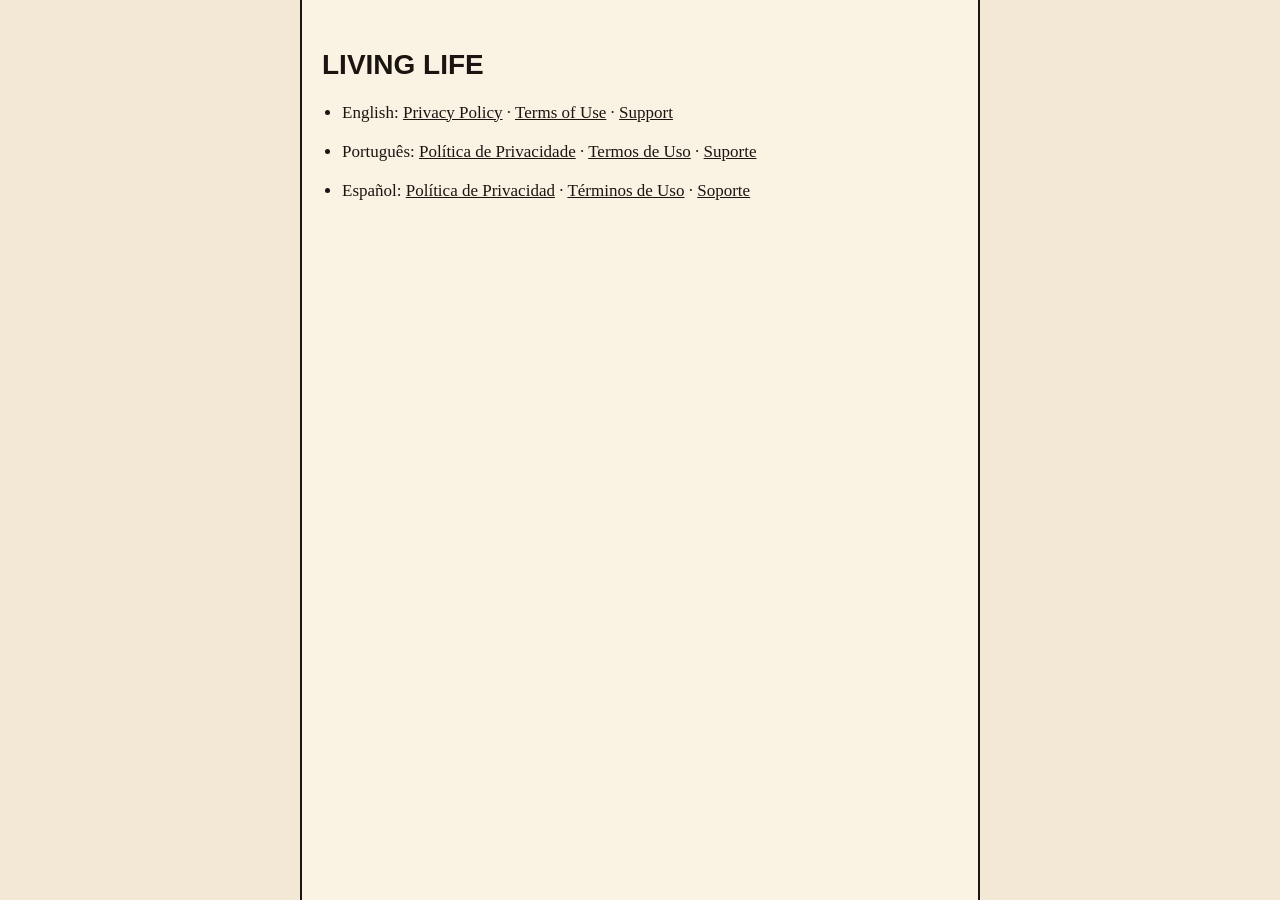
<file: index.html>
<!doctype html>
<html lang="en">
<head>
  <meta charset="utf-8">
  <meta name="viewport" content="width=device-width, initial-scale=1">
  <title>Living Life</title>
  <link rel="stylesheet" href="style.css">
</head>
<body>
  <main>
    <h1>Living Life</h1>
    <ul class="languages">
      <li lang="en">English: <a href="en/privacy.html">Privacy Policy</a> · <a href="en/terms.html">Terms of Use</a> · <a href="en/support.html">Support</a></li>
      <li lang="pt-BR">Português: <a href="pt-br/privacy.html">Política de Privacidade</a> · <a href="pt-br/terms.html">Termos de Uso</a> · <a href="pt-br/support.html">Suporte</a></li>
      <li lang="es-419">Español: <a href="es/privacy.html">Política de Privacidad</a> · <a href="es/terms.html">Términos de Uso</a> · <a href="es/support.html">Soporte</a></li>
    </ul>
  </main>
</body>
</html>
</file>
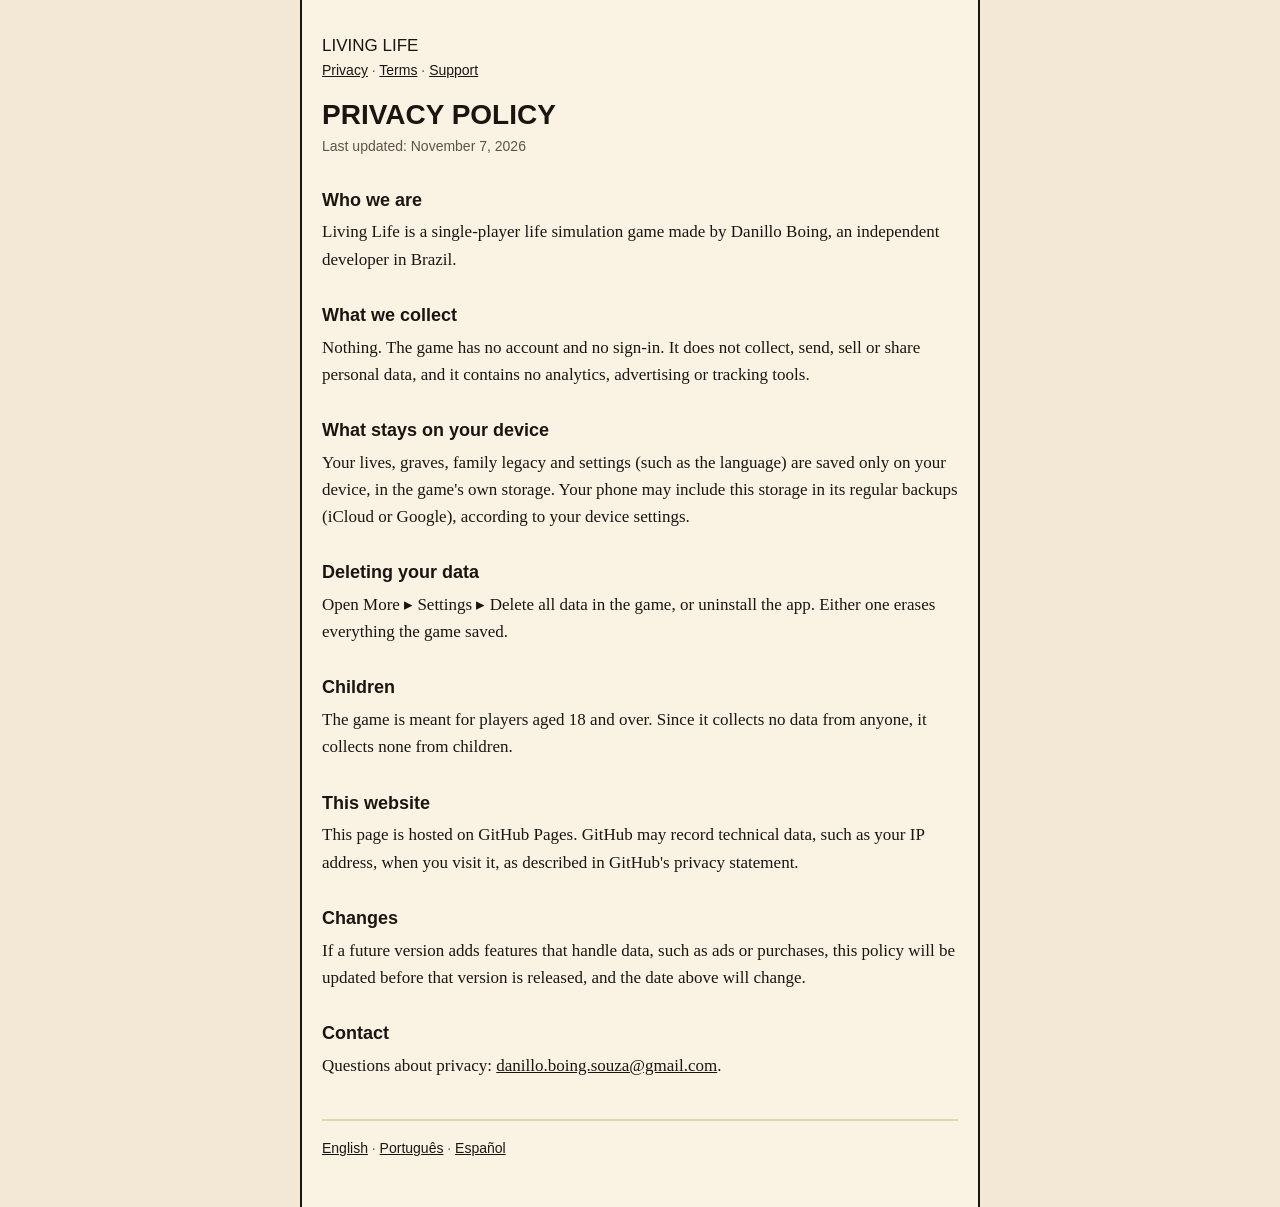
<file: en/privacy.html>
<!doctype html>
<html lang="en">
<head>
  <meta charset="utf-8">
  <meta name="viewport" content="width=device-width, initial-scale=1">
  <title>Privacy Policy · Living Life</title>
  <link rel="stylesheet" href="../style.css">
</head>
<body>
  <main>
    <p class="brand"><a href="../index.html">Living Life</a></p>
    <nav><a href="privacy.html">Privacy</a> · <a href="terms.html">Terms</a> · <a href="support.html">Support</a></nav>
    <h1>Privacy Policy</h1>
    <p class="updated">Last updated: November 7, 2026</p>
    <h2>Who we are</h2>
    <p>Living Life is a single-player life simulation game made by Danillo Boing, an independent developer in Brazil.</p>
    <h2>What we collect</h2>
    <p>Nothing. The game has no account and no sign-in. It does not collect, send, sell or share personal data, and it contains no analytics, advertising or tracking tools.</p>
    <h2>What stays on your device</h2>
    <p>Your lives, graves, family legacy and settings (such as the language) are saved only on your device, in the game&#x27;s own storage. Your phone may include this storage in its regular backups (iCloud or Google), according to your device settings.</p>
    <h2>Deleting your data</h2>
    <p>Open More ▸ Settings ▸ Delete all data in the game, or uninstall the app. Either one erases everything the game saved.</p>
    <h2>Children</h2>
    <p>The game is meant for players aged 18 and over. Since it collects no data from anyone, it collects none from children.</p>
    <h2>This website</h2>
    <p>This page is hosted on GitHub Pages. GitHub may record technical data, such as your IP address, when you visit it, as described in GitHub&#x27;s privacy statement.</p>
    <h2>Changes</h2>
    <p>If a future version adds features that handle data, such as ads or purchases, this policy will be updated before that version is released, and the date above will change.</p>
    <h2>Contact</h2>
    <p>Questions about privacy: <a href="mailto:danillo.boing.souza@gmail.com">danillo.boing.souza@gmail.com</a>.</p>
    <footer><a href="../en/privacy.html" lang="en">English</a> · <a href="../pt-br/privacy.html" lang="pt-BR">Português</a> · <a href="../es/privacy.html" lang="es-419">Español</a></footer>
  </main>
</body>
</html>
</file>
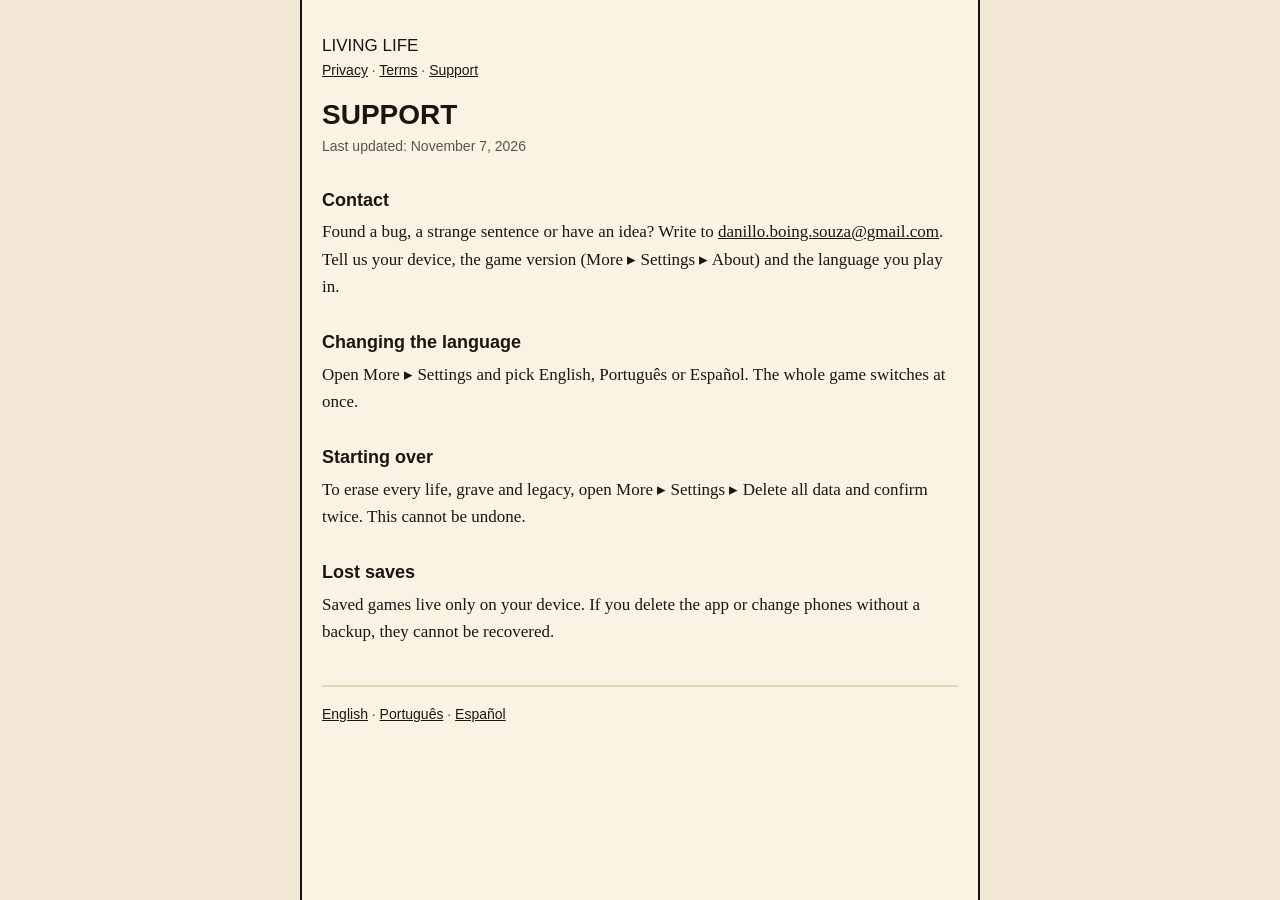
<file: en/support.html>
<!doctype html>
<html lang="en">
<head>
  <meta charset="utf-8">
  <meta name="viewport" content="width=device-width, initial-scale=1">
  <title>Support · Living Life</title>
  <link rel="stylesheet" href="../style.css">
</head>
<body>
  <main>
    <p class="brand"><a href="../index.html">Living Life</a></p>
    <nav><a href="privacy.html">Privacy</a> · <a href="terms.html">Terms</a> · <a href="support.html">Support</a></nav>
    <h1>Support</h1>
    <p class="updated">Last updated: November 7, 2026</p>
    <h2>Contact</h2>
    <p>Found a bug, a strange sentence or have an idea? Write to <a href="mailto:danillo.boing.souza@gmail.com">danillo.boing.souza@gmail.com</a>. Tell us your device, the game version (More ▸ Settings ▸ About) and the language you play in.</p>
    <h2>Changing the language</h2>
    <p>Open More ▸ Settings and pick English, Português or Español. The whole game switches at once.</p>
    <h2>Starting over</h2>
    <p>To erase every life, grave and legacy, open More ▸ Settings ▸ Delete all data and confirm twice. This cannot be undone.</p>
    <h2>Lost saves</h2>
    <p>Saved games live only on your device. If you delete the app or change phones without a backup, they cannot be recovered.</p>
    <footer><a href="../en/support.html" lang="en">English</a> · <a href="../pt-br/support.html" lang="pt-BR">Português</a> · <a href="../es/support.html" lang="es-419">Español</a></footer>
  </main>
</body>
</html>
</file>
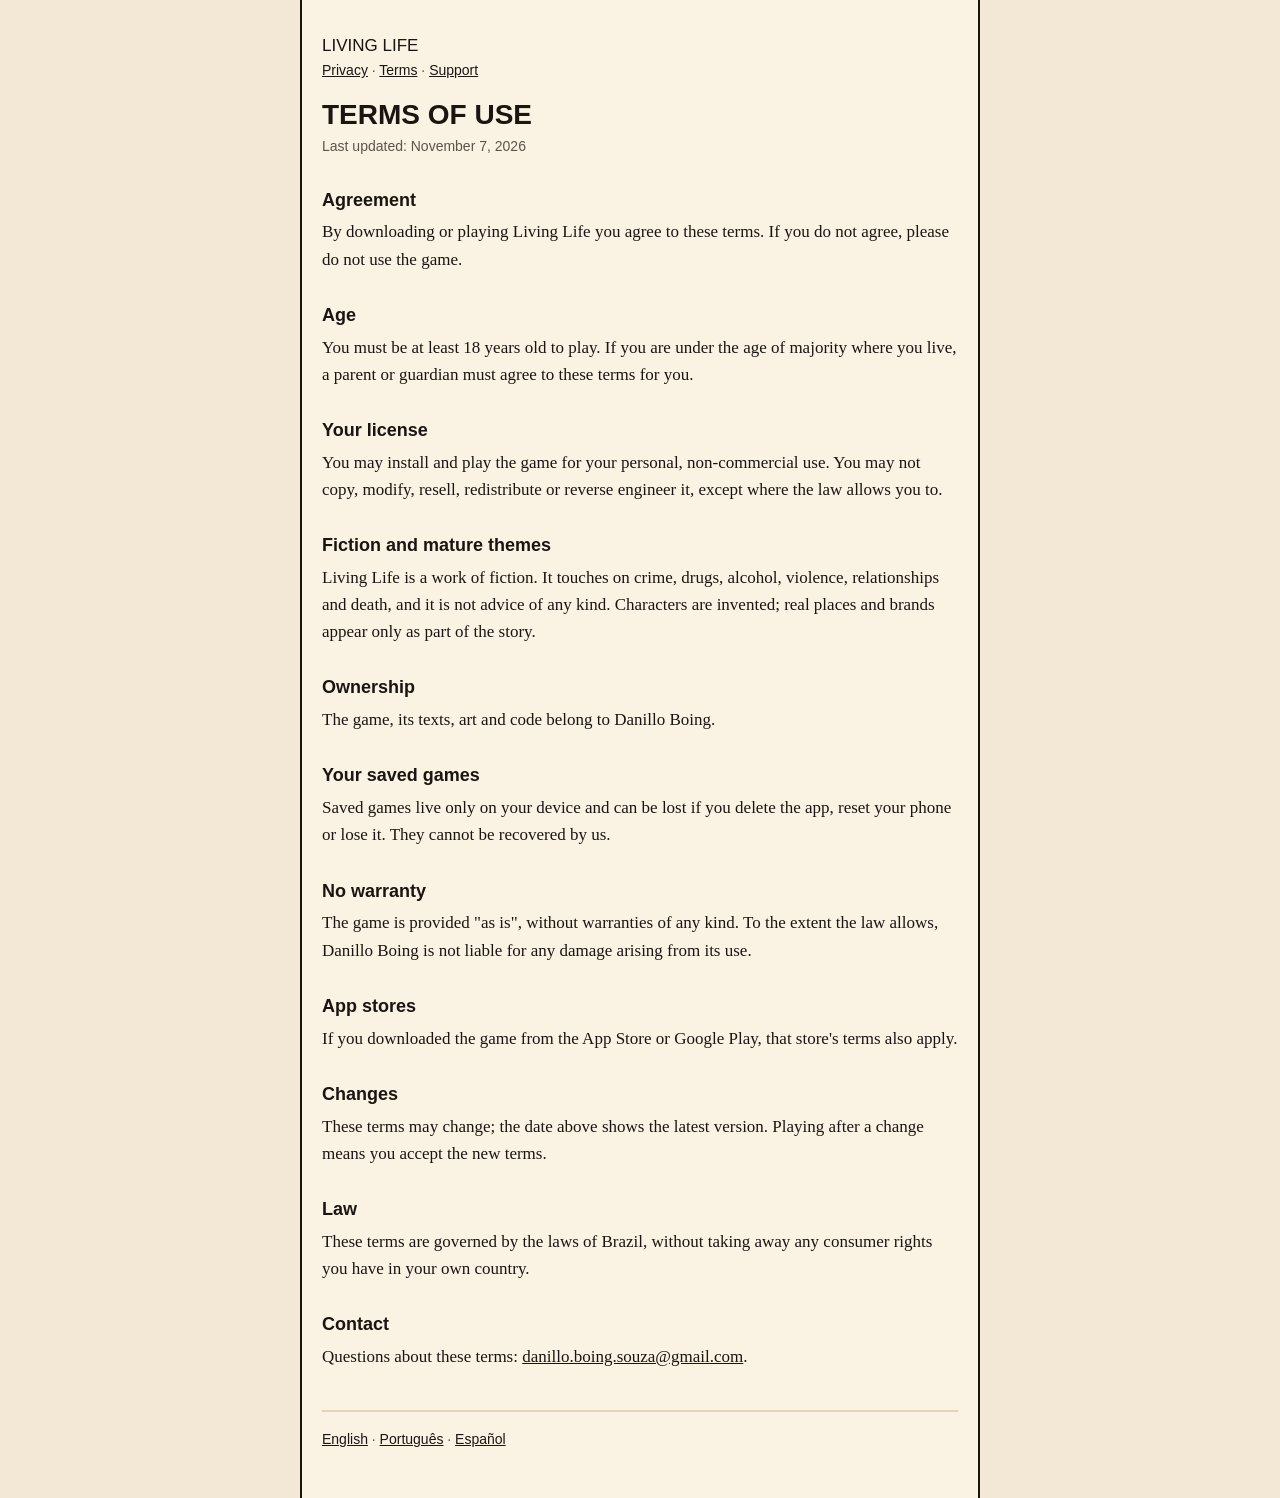
<file: en/terms.html>
<!doctype html>
<html lang="en">
<head>
  <meta charset="utf-8">
  <meta name="viewport" content="width=device-width, initial-scale=1">
  <title>Terms of Use · Living Life</title>
  <link rel="stylesheet" href="../style.css">
</head>
<body>
  <main>
    <p class="brand"><a href="../index.html">Living Life</a></p>
    <nav><a href="privacy.html">Privacy</a> · <a href="terms.html">Terms</a> · <a href="support.html">Support</a></nav>
    <h1>Terms of Use</h1>
    <p class="updated">Last updated: November 7, 2026</p>
    <h2>Agreement</h2>
    <p>By downloading or playing Living Life you agree to these terms. If you do not agree, please do not use the game.</p>
    <h2>Age</h2>
    <p>You must be at least 18 years old to play. If you are under the age of majority where you live, a parent or guardian must agree to these terms for you.</p>
    <h2>Your license</h2>
    <p>You may install and play the game for your personal, non-commercial use. You may not copy, modify, resell, redistribute or reverse engineer it, except where the law allows you to.</p>
    <h2>Fiction and mature themes</h2>
    <p>Living Life is a work of fiction. It touches on crime, drugs, alcohol, violence, relationships and death, and it is not advice of any kind. Characters are invented; real places and brands appear only as part of the story.</p>
    <h2>Ownership</h2>
    <p>The game, its texts, art and code belong to Danillo Boing.</p>
    <h2>Your saved games</h2>
    <p>Saved games live only on your device and can be lost if you delete the app, reset your phone or lose it. They cannot be recovered by us.</p>
    <h2>No warranty</h2>
    <p>The game is provided &quot;as is&quot;, without warranties of any kind. To the extent the law allows, Danillo Boing is not liable for any damage arising from its use.</p>
    <h2>App stores</h2>
    <p>If you downloaded the game from the App Store or Google Play, that store&#x27;s terms also apply.</p>
    <h2>Changes</h2>
    <p>These terms may change; the date above shows the latest version. Playing after a change means you accept the new terms.</p>
    <h2>Law</h2>
    <p>These terms are governed by the laws of Brazil, without taking away any consumer rights you have in your own country.</p>
    <h2>Contact</h2>
    <p>Questions about these terms: <a href="mailto:danillo.boing.souza@gmail.com">danillo.boing.souza@gmail.com</a>.</p>
    <footer><a href="../en/terms.html" lang="en">English</a> · <a href="../pt-br/terms.html" lang="pt-BR">Português</a> · <a href="../es/terms.html" lang="es-419">Español</a></footer>
  </main>
</body>
</html>
</file>
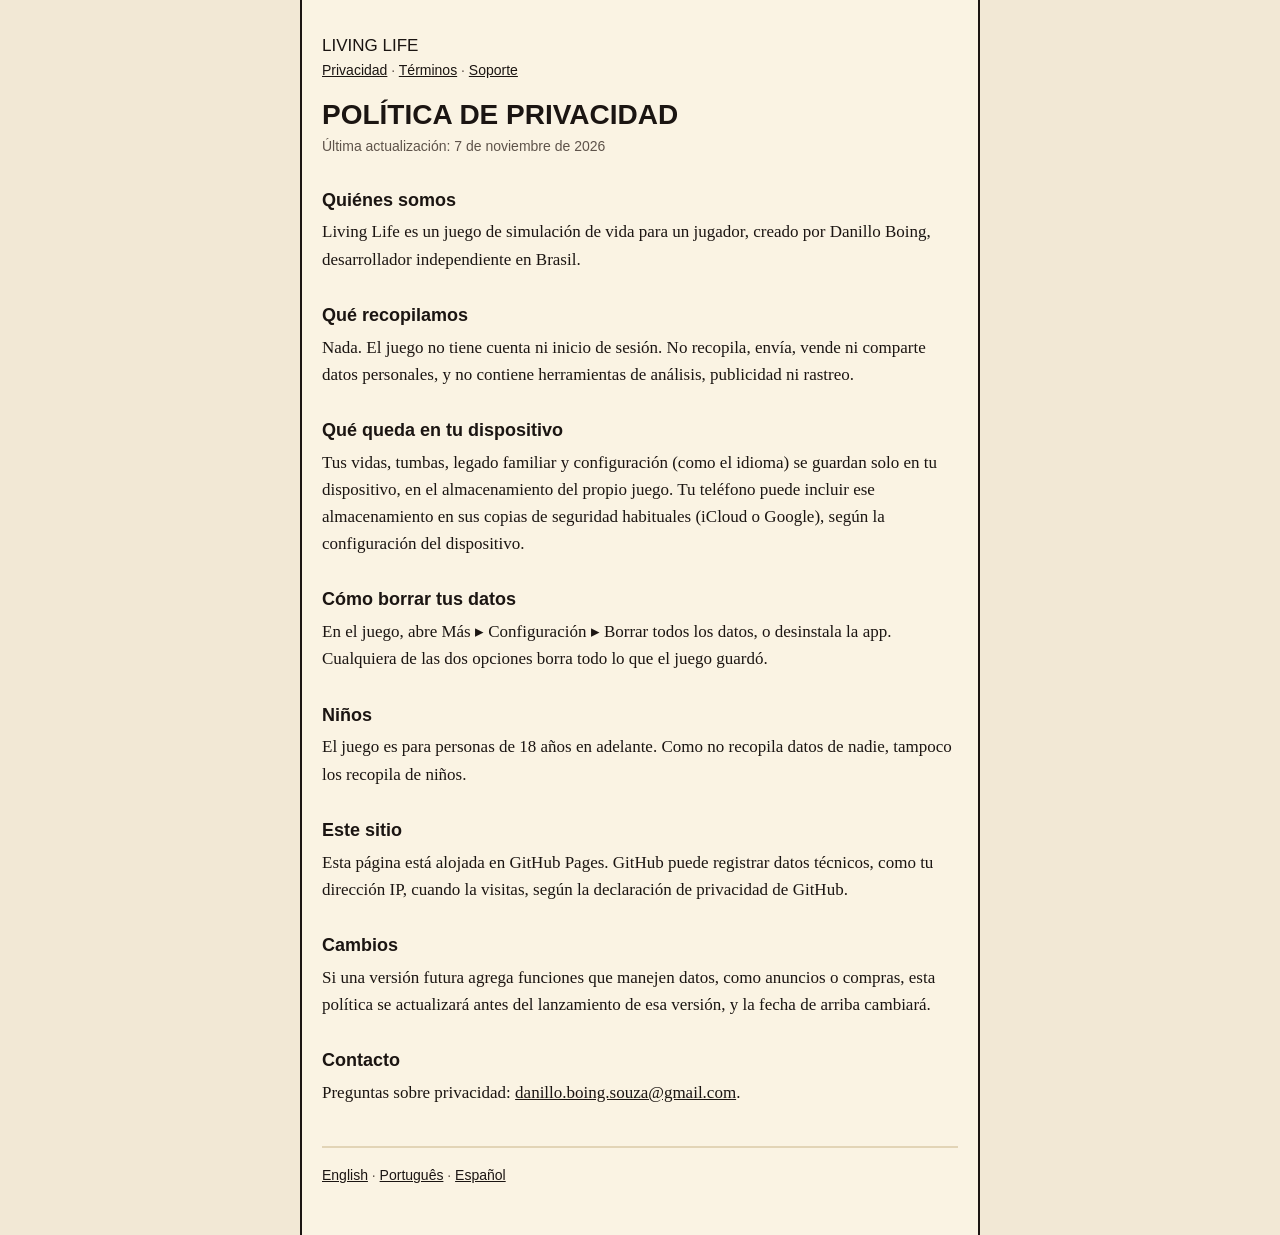
<file: es/privacy.html>
<!doctype html>
<html lang="es-419">
<head>
  <meta charset="utf-8">
  <meta name="viewport" content="width=device-width, initial-scale=1">
  <title>Política de Privacidad · Living Life</title>
  <link rel="stylesheet" href="../style.css">
</head>
<body>
  <main>
    <p class="brand"><a href="../index.html">Living Life</a></p>
    <nav><a href="privacy.html">Privacidad</a> · <a href="terms.html">Términos</a> · <a href="support.html">Soporte</a></nav>
    <h1>Política de Privacidad</h1>
    <p class="updated">Última actualización: 7 de noviembre de 2026</p>
    <h2>Quiénes somos</h2>
    <p>Living Life es un juego de simulación de vida para un jugador, creado por Danillo Boing, desarrollador independiente en Brasil.</p>
    <h2>Qué recopilamos</h2>
    <p>Nada. El juego no tiene cuenta ni inicio de sesión. No recopila, envía, vende ni comparte datos personales, y no contiene herramientas de análisis, publicidad ni rastreo.</p>
    <h2>Qué queda en tu dispositivo</h2>
    <p>Tus vidas, tumbas, legado familiar y configuración (como el idioma) se guardan solo en tu dispositivo, en el almacenamiento del propio juego. Tu teléfono puede incluir ese almacenamiento en sus copias de seguridad habituales (iCloud o Google), según la configuración del dispositivo.</p>
    <h2>Cómo borrar tus datos</h2>
    <p>En el juego, abre Más ▸ Configuración ▸ Borrar todos los datos, o desinstala la app. Cualquiera de las dos opciones borra todo lo que el juego guardó.</p>
    <h2>Niños</h2>
    <p>El juego es para personas de 18 años en adelante. Como no recopila datos de nadie, tampoco los recopila de niños.</p>
    <h2>Este sitio</h2>
    <p>Esta página está alojada en GitHub Pages. GitHub puede registrar datos técnicos, como tu dirección IP, cuando la visitas, según la declaración de privacidad de GitHub.</p>
    <h2>Cambios</h2>
    <p>Si una versión futura agrega funciones que manejen datos, como anuncios o compras, esta política se actualizará antes del lanzamiento de esa versión, y la fecha de arriba cambiará.</p>
    <h2>Contacto</h2>
    <p>Preguntas sobre privacidad: <a href="mailto:danillo.boing.souza@gmail.com">danillo.boing.souza@gmail.com</a>.</p>
    <footer><a href="../en/privacy.html" lang="en">English</a> · <a href="../pt-br/privacy.html" lang="pt-BR">Português</a> · <a href="../es/privacy.html" lang="es-419">Español</a></footer>
  </main>
</body>
</html>
</file>
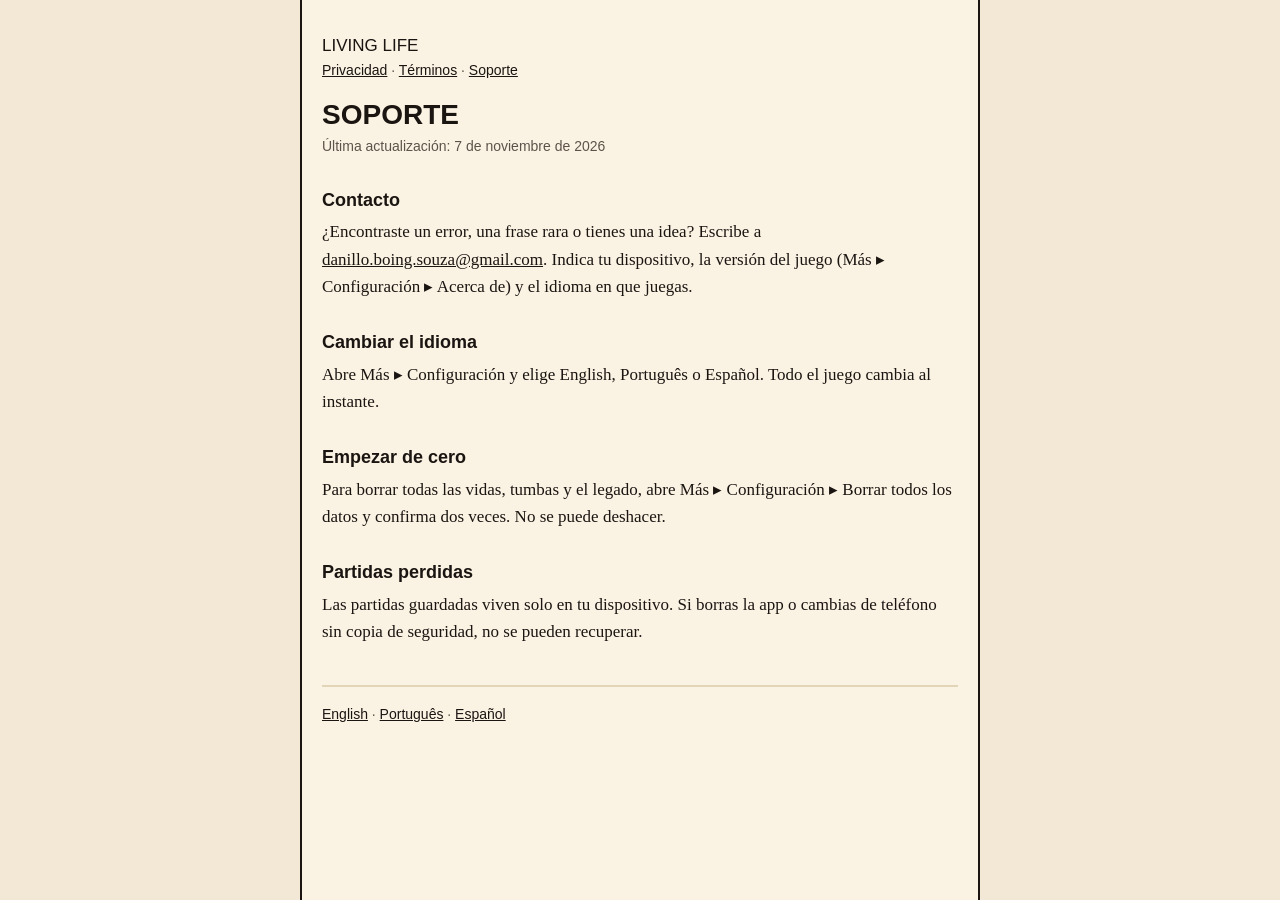
<file: es/support.html>
<!doctype html>
<html lang="es-419">
<head>
  <meta charset="utf-8">
  <meta name="viewport" content="width=device-width, initial-scale=1">
  <title>Soporte · Living Life</title>
  <link rel="stylesheet" href="../style.css">
</head>
<body>
  <main>
    <p class="brand"><a href="../index.html">Living Life</a></p>
    <nav><a href="privacy.html">Privacidad</a> · <a href="terms.html">Términos</a> · <a href="support.html">Soporte</a></nav>
    <h1>Soporte</h1>
    <p class="updated">Última actualización: 7 de noviembre de 2026</p>
    <h2>Contacto</h2>
    <p>¿Encontraste un error, una frase rara o tienes una idea? Escribe a <a href="mailto:danillo.boing.souza@gmail.com">danillo.boing.souza@gmail.com</a>. Indica tu dispositivo, la versión del juego (Más ▸ Configuración ▸ Acerca de) y el idioma en que juegas.</p>
    <h2>Cambiar el idioma</h2>
    <p>Abre Más ▸ Configuración y elige English, Português o Español. Todo el juego cambia al instante.</p>
    <h2>Empezar de cero</h2>
    <p>Para borrar todas las vidas, tumbas y el legado, abre Más ▸ Configuración ▸ Borrar todos los datos y confirma dos veces. No se puede deshacer.</p>
    <h2>Partidas perdidas</h2>
    <p>Las partidas guardadas viven solo en tu dispositivo. Si borras la app o cambias de teléfono sin copia de seguridad, no se pueden recuperar.</p>
    <footer><a href="../en/support.html" lang="en">English</a> · <a href="../pt-br/support.html" lang="pt-BR">Português</a> · <a href="../es/support.html" lang="es-419">Español</a></footer>
  </main>
</body>
</html>
</file>
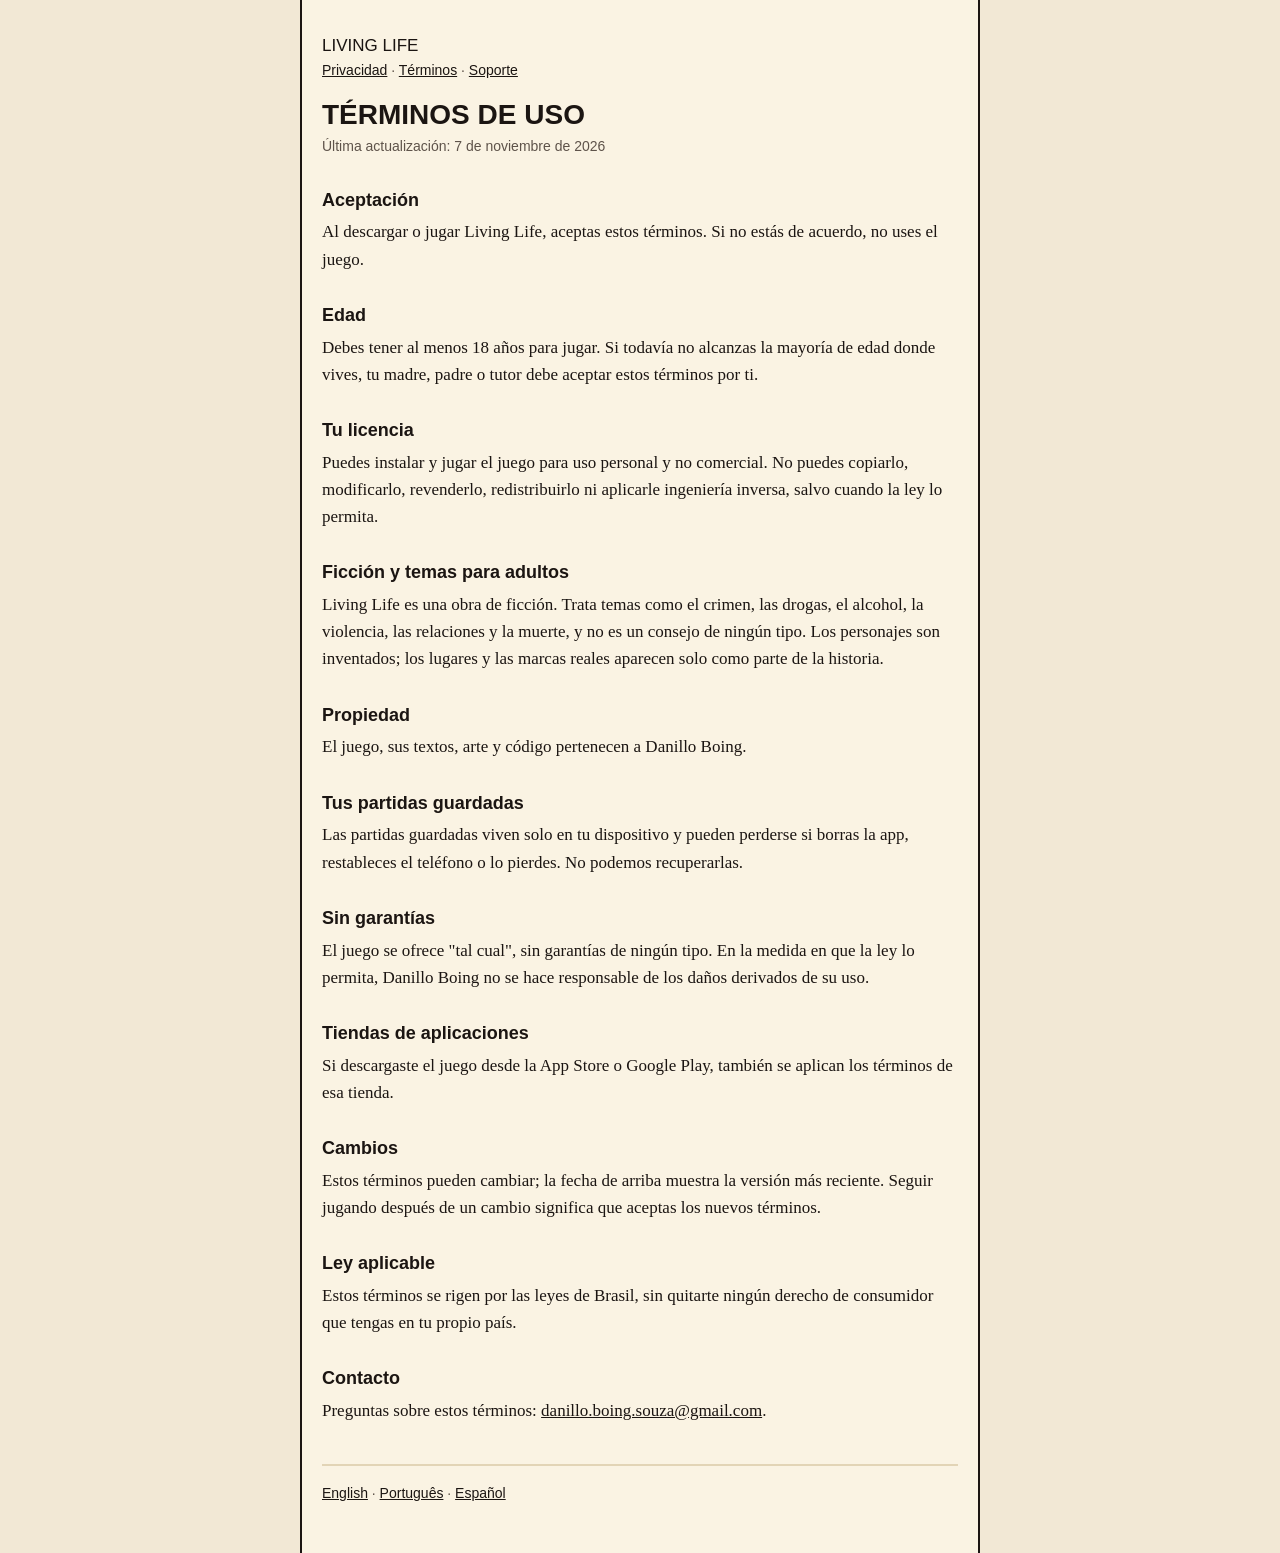
<file: es/terms.html>
<!doctype html>
<html lang="es-419">
<head>
  <meta charset="utf-8">
  <meta name="viewport" content="width=device-width, initial-scale=1">
  <title>Términos de Uso · Living Life</title>
  <link rel="stylesheet" href="../style.css">
</head>
<body>
  <main>
    <p class="brand"><a href="../index.html">Living Life</a></p>
    <nav><a href="privacy.html">Privacidad</a> · <a href="terms.html">Términos</a> · <a href="support.html">Soporte</a></nav>
    <h1>Términos de Uso</h1>
    <p class="updated">Última actualización: 7 de noviembre de 2026</p>
    <h2>Aceptación</h2>
    <p>Al descargar o jugar Living Life, aceptas estos términos. Si no estás de acuerdo, no uses el juego.</p>
    <h2>Edad</h2>
    <p>Debes tener al menos 18 años para jugar. Si todavía no alcanzas la mayoría de edad donde vives, tu madre, padre o tutor debe aceptar estos términos por ti.</p>
    <h2>Tu licencia</h2>
    <p>Puedes instalar y jugar el juego para uso personal y no comercial. No puedes copiarlo, modificarlo, revenderlo, redistribuirlo ni aplicarle ingeniería inversa, salvo cuando la ley lo permita.</p>
    <h2>Ficción y temas para adultos</h2>
    <p>Living Life es una obra de ficción. Trata temas como el crimen, las drogas, el alcohol, la violencia, las relaciones y la muerte, y no es un consejo de ningún tipo. Los personajes son inventados; los lugares y las marcas reales aparecen solo como parte de la historia.</p>
    <h2>Propiedad</h2>
    <p>El juego, sus textos, arte y código pertenecen a Danillo Boing.</p>
    <h2>Tus partidas guardadas</h2>
    <p>Las partidas guardadas viven solo en tu dispositivo y pueden perderse si borras la app, restableces el teléfono o lo pierdes. No podemos recuperarlas.</p>
    <h2>Sin garantías</h2>
    <p>El juego se ofrece &quot;tal cual&quot;, sin garantías de ningún tipo. En la medida en que la ley lo permita, Danillo Boing no se hace responsable de los daños derivados de su uso.</p>
    <h2>Tiendas de aplicaciones</h2>
    <p>Si descargaste el juego desde la App Store o Google Play, también se aplican los términos de esa tienda.</p>
    <h2>Cambios</h2>
    <p>Estos términos pueden cambiar; la fecha de arriba muestra la versión más reciente. Seguir jugando después de un cambio significa que aceptas los nuevos términos.</p>
    <h2>Ley aplicable</h2>
    <p>Estos términos se rigen por las leyes de Brasil, sin quitarte ningún derecho de consumidor que tengas en tu propio país.</p>
    <h2>Contacto</h2>
    <p>Preguntas sobre estos términos: <a href="mailto:danillo.boing.souza@gmail.com">danillo.boing.souza@gmail.com</a>.</p>
    <footer><a href="../en/terms.html" lang="en">English</a> · <a href="../pt-br/terms.html" lang="pt-BR">Português</a> · <a href="../es/terms.html" lang="es-419">Español</a></footer>
  </main>
</body>
</html>
</file>
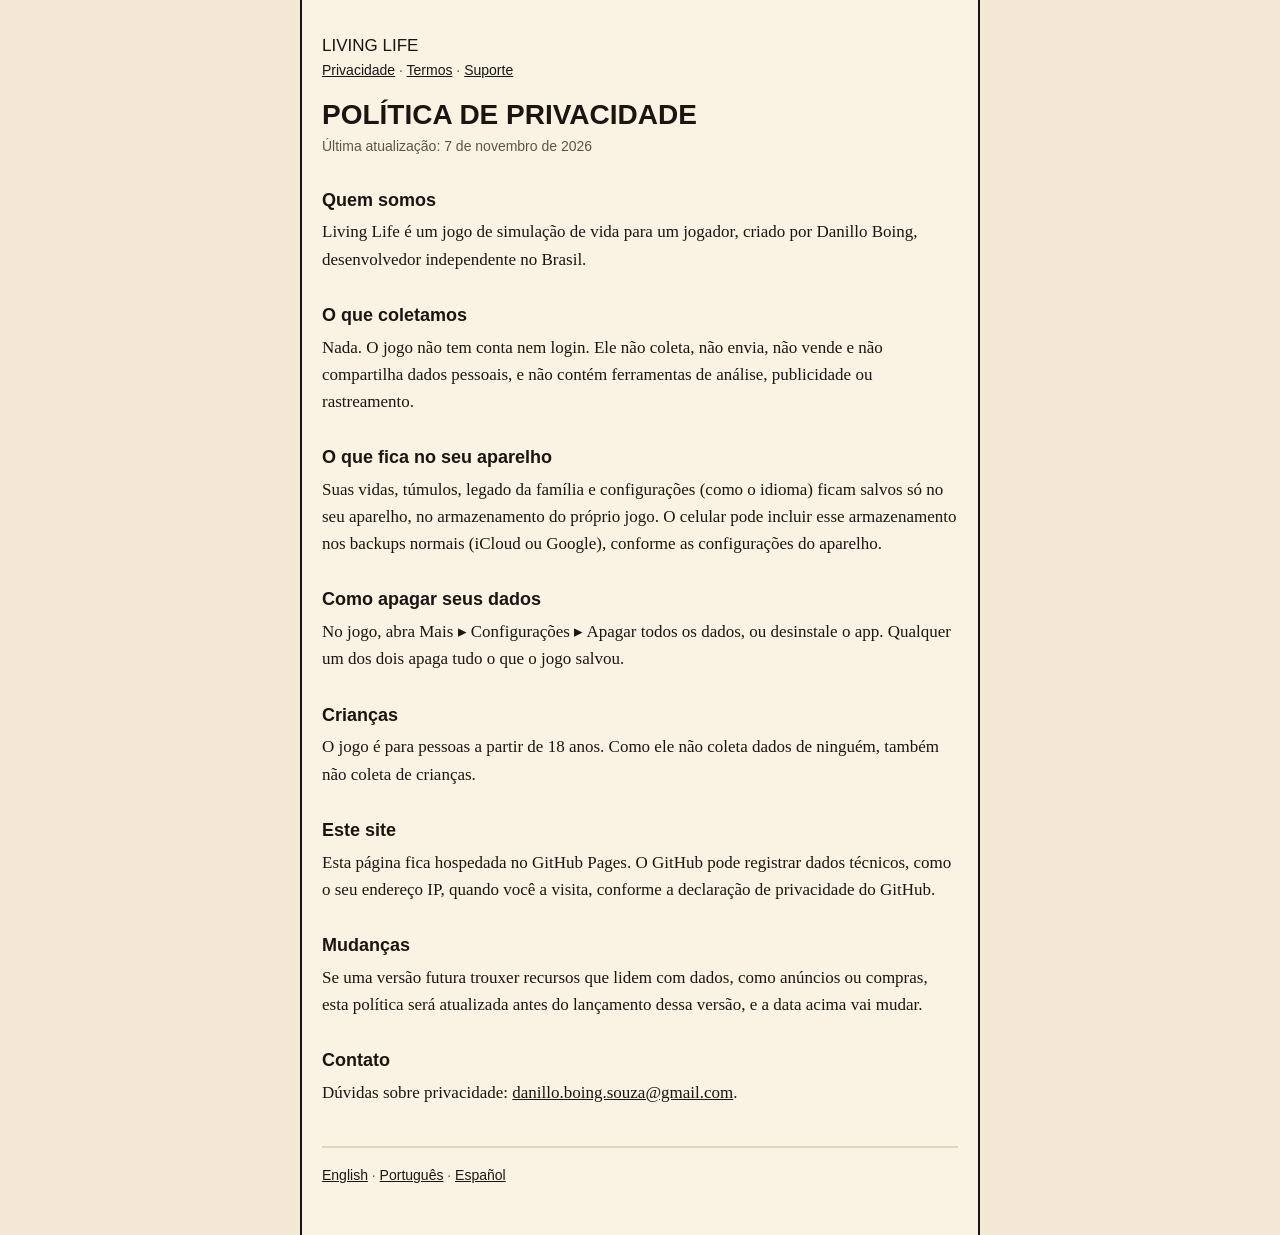
<file: pt-br/privacy.html>
<!doctype html>
<html lang="pt-BR">
<head>
  <meta charset="utf-8">
  <meta name="viewport" content="width=device-width, initial-scale=1">
  <title>Política de Privacidade · Living Life</title>
  <link rel="stylesheet" href="../style.css">
</head>
<body>
  <main>
    <p class="brand"><a href="../index.html">Living Life</a></p>
    <nav><a href="privacy.html">Privacidade</a> · <a href="terms.html">Termos</a> · <a href="support.html">Suporte</a></nav>
    <h1>Política de Privacidade</h1>
    <p class="updated">Última atualização: 7 de novembro de 2026</p>
    <h2>Quem somos</h2>
    <p>Living Life é um jogo de simulação de vida para um jogador, criado por Danillo Boing, desenvolvedor independente no Brasil.</p>
    <h2>O que coletamos</h2>
    <p>Nada. O jogo não tem conta nem login. Ele não coleta, não envia, não vende e não compartilha dados pessoais, e não contém ferramentas de análise, publicidade ou rastreamento.</p>
    <h2>O que fica no seu aparelho</h2>
    <p>Suas vidas, túmulos, legado da família e configurações (como o idioma) ficam salvos só no seu aparelho, no armazenamento do próprio jogo. O celular pode incluir esse armazenamento nos backups normais (iCloud ou Google), conforme as configurações do aparelho.</p>
    <h2>Como apagar seus dados</h2>
    <p>No jogo, abra Mais ▸ Configurações ▸ Apagar todos os dados, ou desinstale o app. Qualquer um dos dois apaga tudo o que o jogo salvou.</p>
    <h2>Crianças</h2>
    <p>O jogo é para pessoas a partir de 18 anos. Como ele não coleta dados de ninguém, também não coleta de crianças.</p>
    <h2>Este site</h2>
    <p>Esta página fica hospedada no GitHub Pages. O GitHub pode registrar dados técnicos, como o seu endereço IP, quando você a visita, conforme a declaração de privacidade do GitHub.</p>
    <h2>Mudanças</h2>
    <p>Se uma versão futura trouxer recursos que lidem com dados, como anúncios ou compras, esta política será atualizada antes do lançamento dessa versão, e a data acima vai mudar.</p>
    <h2>Contato</h2>
    <p>Dúvidas sobre privacidade: <a href="mailto:danillo.boing.souza@gmail.com">danillo.boing.souza@gmail.com</a>.</p>
    <footer><a href="../en/privacy.html" lang="en">English</a> · <a href="../pt-br/privacy.html" lang="pt-BR">Português</a> · <a href="../es/privacy.html" lang="es-419">Español</a></footer>
  </main>
</body>
</html>
</file>
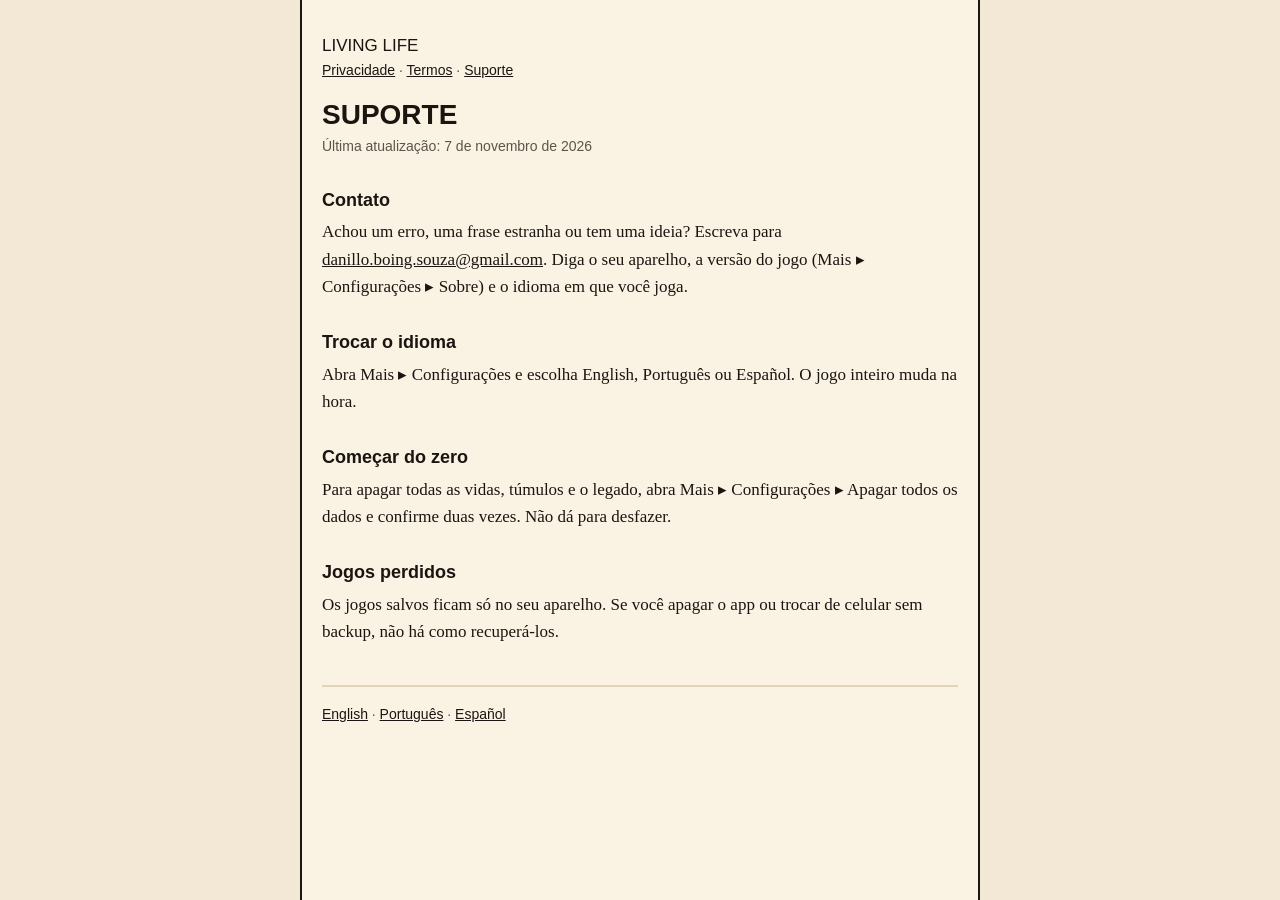
<file: pt-br/support.html>
<!doctype html>
<html lang="pt-BR">
<head>
  <meta charset="utf-8">
  <meta name="viewport" content="width=device-width, initial-scale=1">
  <title>Suporte · Living Life</title>
  <link rel="stylesheet" href="../style.css">
</head>
<body>
  <main>
    <p class="brand"><a href="../index.html">Living Life</a></p>
    <nav><a href="privacy.html">Privacidade</a> · <a href="terms.html">Termos</a> · <a href="support.html">Suporte</a></nav>
    <h1>Suporte</h1>
    <p class="updated">Última atualização: 7 de novembro de 2026</p>
    <h2>Contato</h2>
    <p>Achou um erro, uma frase estranha ou tem uma ideia? Escreva para <a href="mailto:danillo.boing.souza@gmail.com">danillo.boing.souza@gmail.com</a>. Diga o seu aparelho, a versão do jogo (Mais ▸ Configurações ▸ Sobre) e o idioma em que você joga.</p>
    <h2>Trocar o idioma</h2>
    <p>Abra Mais ▸ Configurações e escolha English, Português ou Español. O jogo inteiro muda na hora.</p>
    <h2>Começar do zero</h2>
    <p>Para apagar todas as vidas, túmulos e o legado, abra Mais ▸ Configurações ▸ Apagar todos os dados e confirme duas vezes. Não dá para desfazer.</p>
    <h2>Jogos perdidos</h2>
    <p>Os jogos salvos ficam só no seu aparelho. Se você apagar o app ou trocar de celular sem backup, não há como recuperá-los.</p>
    <footer><a href="../en/support.html" lang="en">English</a> · <a href="../pt-br/support.html" lang="pt-BR">Português</a> · <a href="../es/support.html" lang="es-419">Español</a></footer>
  </main>
</body>
</html>
</file>
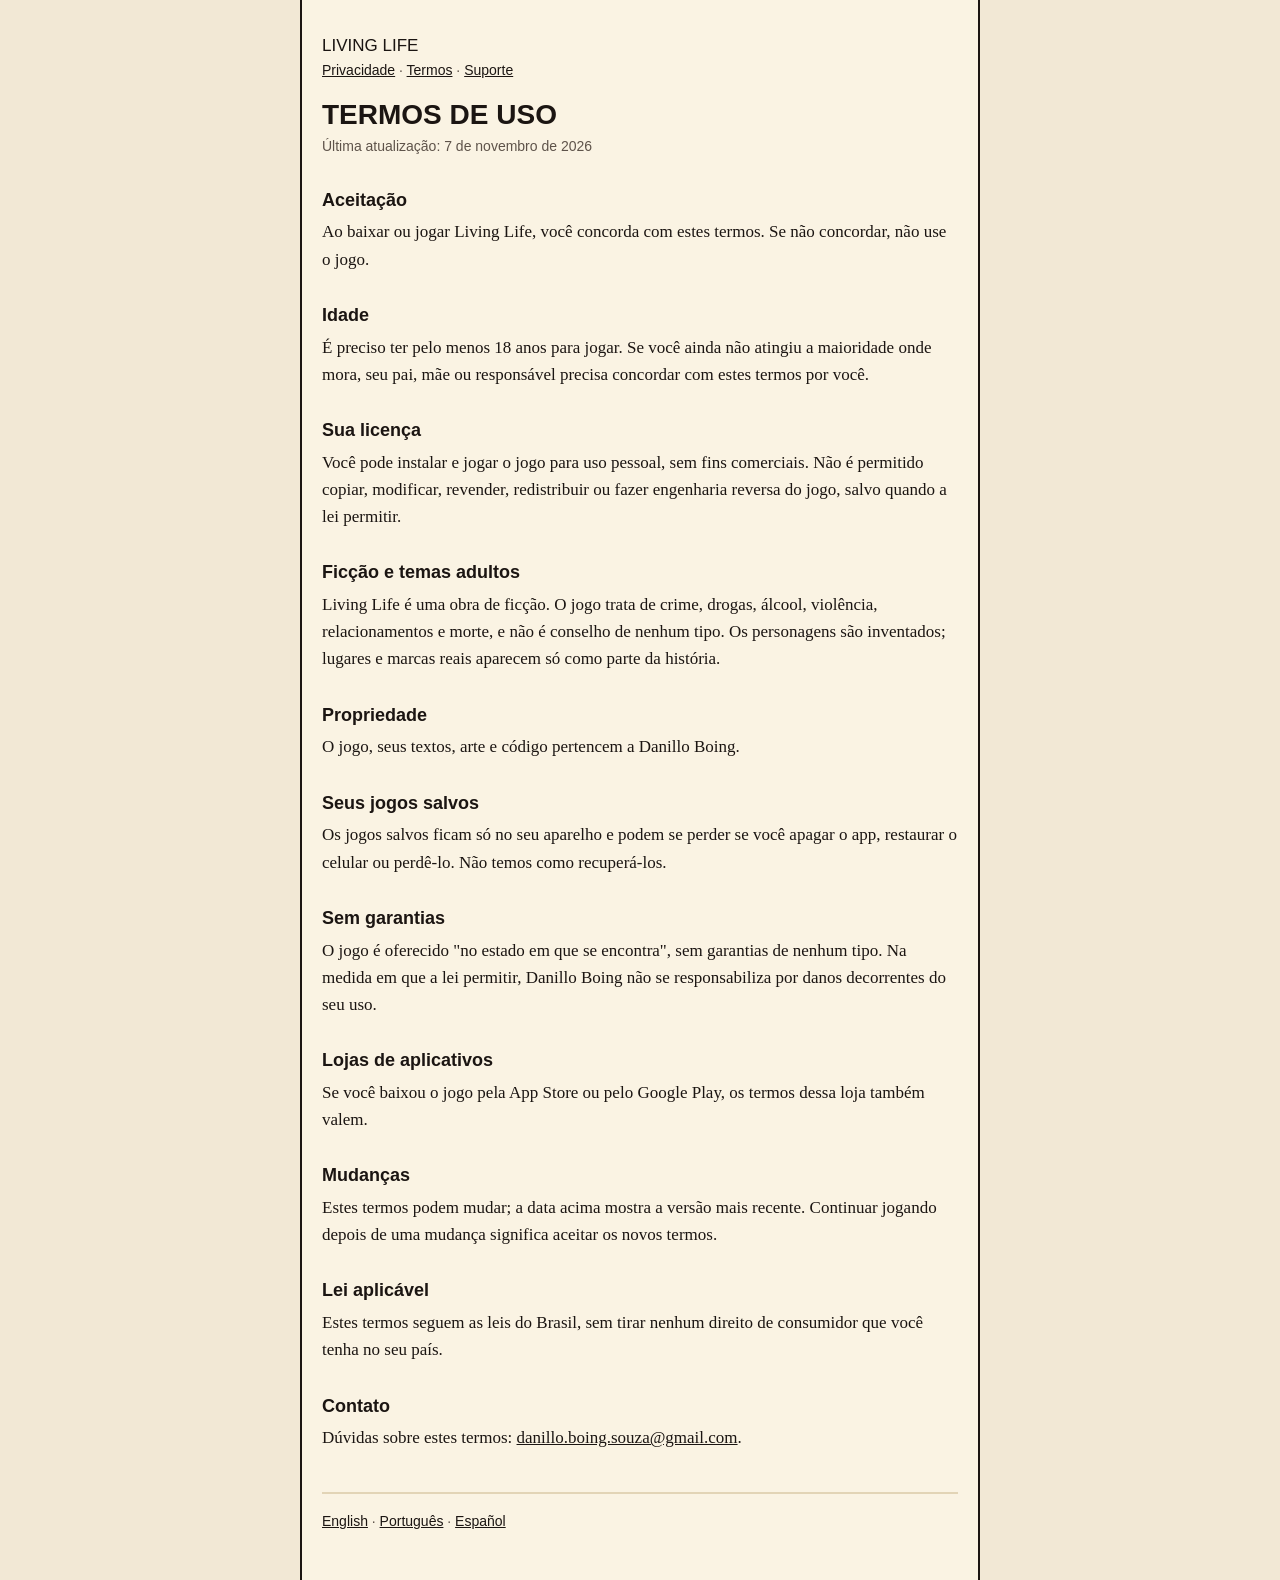
<file: pt-br/terms.html>
<!doctype html>
<html lang="pt-BR">
<head>
  <meta charset="utf-8">
  <meta name="viewport" content="width=device-width, initial-scale=1">
  <title>Termos de Uso · Living Life</title>
  <link rel="stylesheet" href="../style.css">
</head>
<body>
  <main>
    <p class="brand"><a href="../index.html">Living Life</a></p>
    <nav><a href="privacy.html">Privacidade</a> · <a href="terms.html">Termos</a> · <a href="support.html">Suporte</a></nav>
    <h1>Termos de Uso</h1>
    <p class="updated">Última atualização: 7 de novembro de 2026</p>
    <h2>Aceitação</h2>
    <p>Ao baixar ou jogar Living Life, você concorda com estes termos. Se não concordar, não use o jogo.</p>
    <h2>Idade</h2>
    <p>É preciso ter pelo menos 18 anos para jogar. Se você ainda não atingiu a maioridade onde mora, seu pai, mãe ou responsável precisa concordar com estes termos por você.</p>
    <h2>Sua licença</h2>
    <p>Você pode instalar e jogar o jogo para uso pessoal, sem fins comerciais. Não é permitido copiar, modificar, revender, redistribuir ou fazer engenharia reversa do jogo, salvo quando a lei permitir.</p>
    <h2>Ficção e temas adultos</h2>
    <p>Living Life é uma obra de ficção. O jogo trata de crime, drogas, álcool, violência, relacionamentos e morte, e não é conselho de nenhum tipo. Os personagens são inventados; lugares e marcas reais aparecem só como parte da história.</p>
    <h2>Propriedade</h2>
    <p>O jogo, seus textos, arte e código pertencem a Danillo Boing.</p>
    <h2>Seus jogos salvos</h2>
    <p>Os jogos salvos ficam só no seu aparelho e podem se perder se você apagar o app, restaurar o celular ou perdê-lo. Não temos como recuperá-los.</p>
    <h2>Sem garantias</h2>
    <p>O jogo é oferecido &quot;no estado em que se encontra&quot;, sem garantias de nenhum tipo. Na medida em que a lei permitir, Danillo Boing não se responsabiliza por danos decorrentes do seu uso.</p>
    <h2>Lojas de aplicativos</h2>
    <p>Se você baixou o jogo pela App Store ou pelo Google Play, os termos dessa loja também valem.</p>
    <h2>Mudanças</h2>
    <p>Estes termos podem mudar; a data acima mostra a versão mais recente. Continuar jogando depois de uma mudança significa aceitar os novos termos.</p>
    <h2>Lei aplicável</h2>
    <p>Estes termos seguem as leis do Brasil, sem tirar nenhum direito de consumidor que você tenha no seu país.</p>
    <h2>Contato</h2>
    <p>Dúvidas sobre estes termos: <a href="mailto:danillo.boing.souza@gmail.com">danillo.boing.souza@gmail.com</a>.</p>
    <footer><a href="../en/terms.html" lang="en">English</a> · <a href="../pt-br/terms.html" lang="pt-BR">Português</a> · <a href="../es/terms.html" lang="es-419">Español</a></footer>
  </main>
</body>
</html>
</file>
<file: style.css>
/* The game's paper and ink. */
:root { --page: #F2E8D5; --card: #FAF3E3; --ink: #1B1512; --muted: #5E534A; --line: #E2D4B6; }
* { box-sizing: border-box; }
body { margin: 0; background: var(--page); color: var(--ink); font: 17px/1.6 Georgia, "Times New Roman", serif; }
main { max-width: 680px; margin: 0 auto; padding: 32px 20px 48px; background: var(--card); min-height: 100vh; border-left: 2px solid var(--ink); border-right: 2px solid var(--ink); }
h1 { font-family: "Arial Black", Helvetica, sans-serif; text-transform: uppercase; font-size: 28px; line-height: 1.2; margin: 16px 0 4px; }
h2 { font-family: Helvetica, Arial, sans-serif; font-size: 18px; margin: 28px 0 4px; }
p { margin: 0 0 12px; }
a { color: var(--ink); }
.brand { font-family: "Arial Black", Helvetica, sans-serif; text-transform: uppercase; margin: 0; }
.brand a { text-decoration: none; }
nav, footer, .updated { font-family: Helvetica, Arial, sans-serif; font-size: 14px; color: var(--muted); }
footer { margin-top: 40px; padding-top: 16px; border-top: 2px solid var(--line); }
.languages { padding-left: 20px; }
.languages li { margin-bottom: 12px; }
</file>
